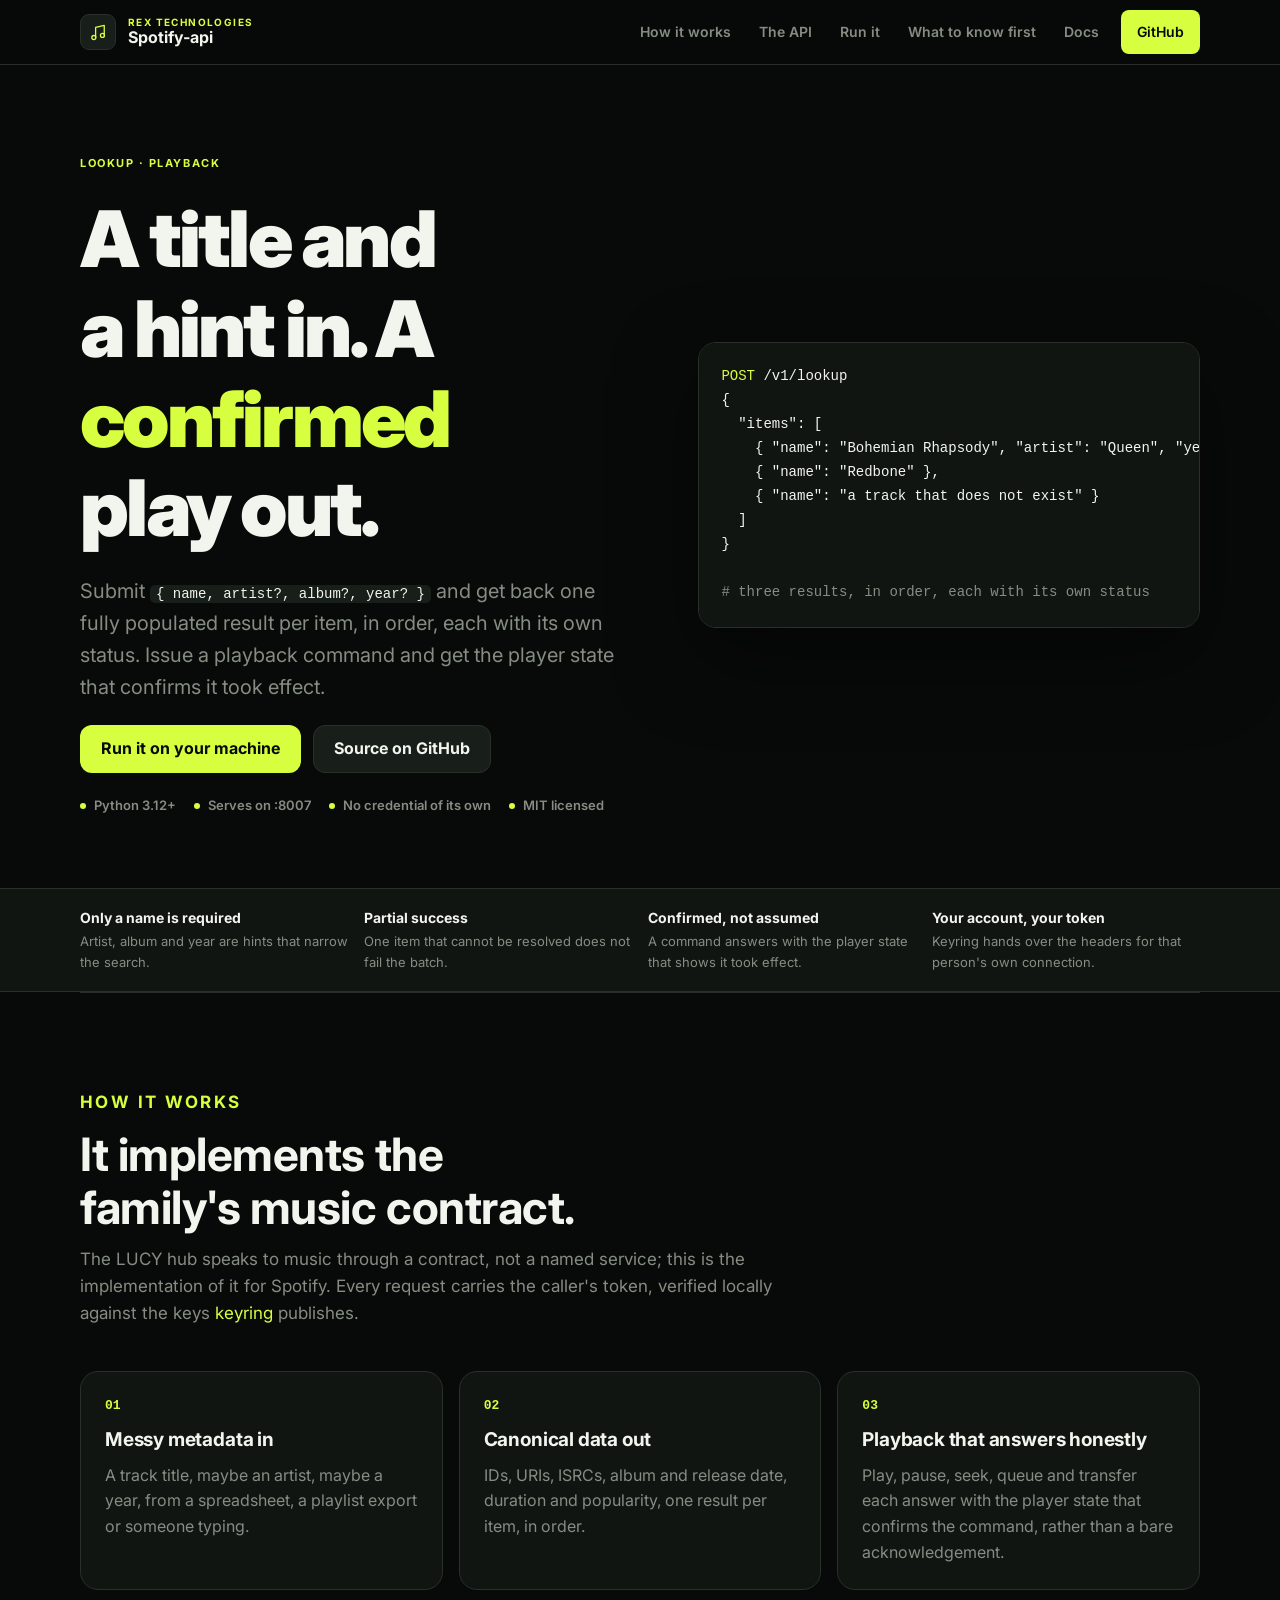
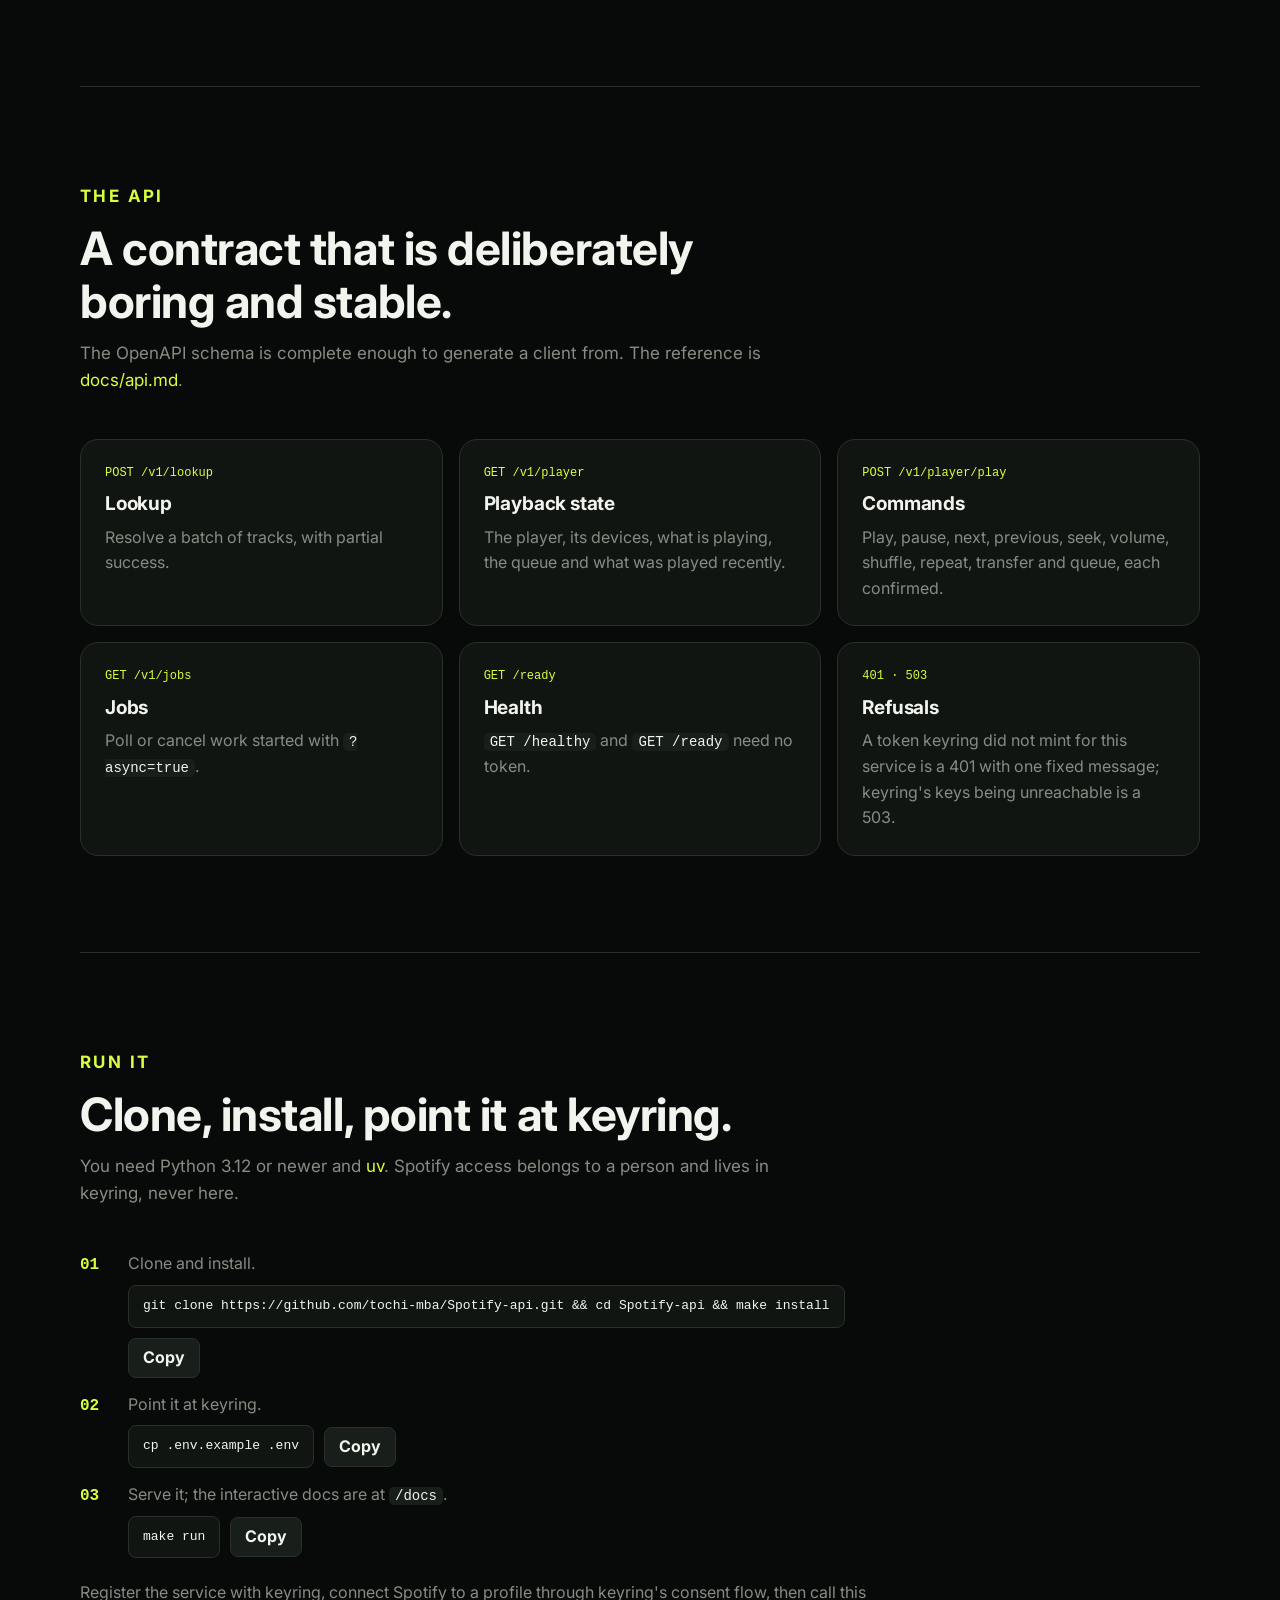
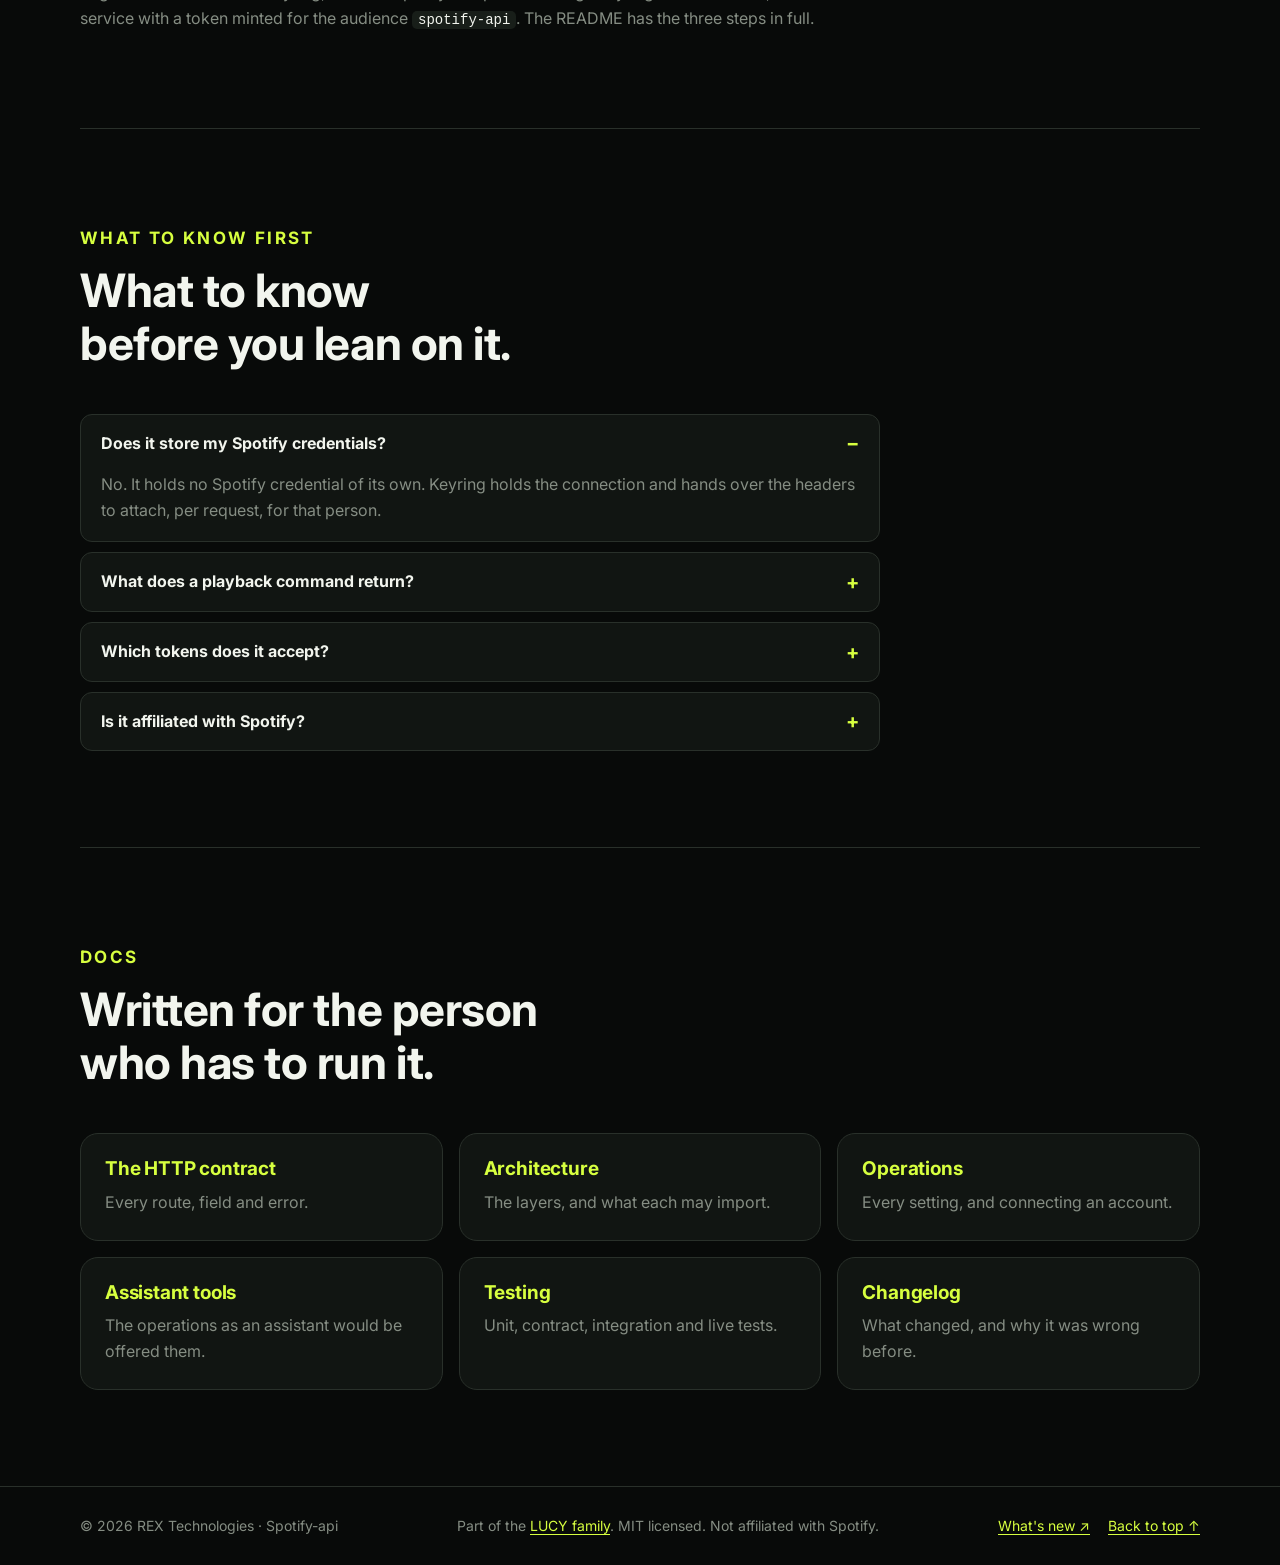
<file: site/index.html>
<!doctype html>
<html lang="en" class="no-js">
<head>
<meta charset="utf-8">
<meta name="viewport" content="width=device-width,initial-scale=1">
<meta name="description" content="Spotify-api resolves batches of loosely specified tracks against the Spotify Web API and controls playback with every command confirmed on the device. It holds no Spotify credential of its own. A REX Technologies product.">
<meta name="robots" content="index,follow">
<meta name="color-scheme" content="dark">
<meta name="theme-color" content="#080A09">
<meta property="og:title" content="Spotify-api — track lookup and playback, confirmed on the device — REX Technologies">
<meta property="og:description" content="Spotify-api resolves batches of loosely specified tracks against the Spotify Web API and controls playback with every command confirmed on the device. It holds no Spotify credential of its own. A REX Technologies product.">
<meta property="og:type" content="website">
<meta property="og:url" content="https://tochi-mba.github.io/Spotify-api/">
<meta name="twitter:card" content="summary">
<link rel="canonical" href="https://tochi-mba.github.io/Spotify-api/">
<link rel="icon" href="favicon.svg" type="image/svg+xml">
<link rel="preconnect" href="https://fonts.googleapis.com">
<link rel="preconnect" href="https://fonts.gstatic.com" crossorigin>
<link href="https://fonts.googleapis.com/css2?family=Inter:wght@400;600;700;900&display=swap" rel="stylesheet">
<link rel="stylesheet" href="styles.css">
<script>document.documentElement.classList.replace("no-js","js");</script>
<noscript><style>@media(max-width:760px){.site-nav{display:flex!important;position:static!important;flex-direction:column}.menu-button{display:none!important}}</style></noscript>
<title>Spotify-api — track lookup and playback, confirmed on the device — REX Technologies</title>
</head>
<body>
<a class="skip-link" href="#main">Skip to content</a>
<div class="ambient ambient-one" aria-hidden="true"></div>
<div class="ambient ambient-two" aria-hidden="true"></div>

<header class="site-header">
  <div class="container nav-wrap">
    <a class="brand" href="#top" aria-label="Spotify-api, by REX Technologies">
      <span class="brand-mark" aria-hidden="true"><svg viewBox="0 0 32 32"><path d="M12 23V9l12-3v14"/><circle cx="9.5" cy="23" r="2.8"/><circle cx="21.5" cy="20" r="2.8"/></svg></span>
      <span class="brand-lockup"><span class="brand-company">REX Technologies</span><span class="brand-name">Spotify-api</span></span>
    </a>
    <button class="menu-button" type="button" aria-expanded="false" aria-controls="site-nav"><span class="sr-only">Toggle navigation</span><span></span><span></span></button>
    <nav id="site-nav" class="site-nav" aria-label="Primary navigation">
      <a href="#how">How it works</a>
      <a href="#api">The API</a>
      <a href="#install">Run it</a>
      <a href="#limits">What to know first</a>
      <a href="#docs">Docs</a>
      <a class="nav-github" href="https://github.com/tochi-mba/Spotify-api">GitHub</a>
    </nav>
  </div>
</header>

<main id="main">
  <section class="hero container" id="top">
    <div class="hero-copy">
      <p class="eyebrow signal">Lookup · playback</p>
      <h1>A title and a hint in. A <span>confirmed</span> play out.</h1>
      <p class="hero-lede">Submit <code>{ name, artist?, album?, year? }</code> and get back one fully populated result per item, in order, each with its own status. Issue a playback command and get the player state that confirms it took effect.</p>
      <div class="hero-actions">
        <a class="button button-primary" href="#install">Run it on your machine</a>
        <a class="button button-secondary" href="https://github.com/tochi-mba/Spotify-api">Source on GitHub</a>
      </div>
      <div class="hero-meta">
        <span>Python 3.12+</span>
        <span>Serves on :8007</span>
        <span>No credential of its own</span>
        <span>MIT licensed</span>
      </div>
    </div>
    <pre class="console" aria-label="A lookup request"><code><span class="k">POST</span> /v1/lookup
{
  "items": [
    { "name": "Bohemian Rhapsody", "artist": "Queen", "year": 1975 },
    { "name": "Redbone" },
    { "name": "a track that does not exist" }
  ]
}

<span class="you"># three results, in order, each with its own status</span></code></pre>
  </section>

  <section class="trust-strip">
    <div class="container trust-grid">
      <div><strong>Only a name is required</strong><span>Artist, album and year are hints that narrow the search.</span></div>
      <div><strong>Partial success</strong><span>One item that cannot be resolved does not fail the batch.</span></div>
      <div><strong>Confirmed, not assumed</strong><span>A command answers with the player state that shows it took effect.</span></div>
      <div><strong>Your account, your token</strong><span>Keyring hands over the headers for that person&#x27;s own connection.</span></div>
    </div>
  </section>

  <section class="section container" id="how">
    <div class="section-heading">
      <p class="eyebrow signal">How it works</p>
      <h2>It implements the family's music contract.</h2>
      <p>The LUCY hub speaks to music through a contract, not a named service; this is the implementation of it for Spotify. Every request carries the caller's token, verified locally against the keys <a href="https://tochi-mba.github.io/Keyring-api/">keyring</a> publishes.</p>
    </div>
    <div class="steps">
      <div class="step">
        <span class="step-number">01</span>
        <h3>Messy metadata in</h3>
        <p>A track title, maybe an artist, maybe a year, from a spreadsheet, a playlist export or someone typing.</p>
      </div>
      <div class="step">
        <span class="step-number">02</span>
        <h3>Canonical data out</h3>
        <p>IDs, URIs, ISRCs, album and release date, duration and popularity, one result per item, in order.</p>
      </div>
      <div class="step">
        <span class="step-number">03</span>
        <h3>Playback that answers honestly</h3>
        <p>Play, pause, seek, queue and transfer each answer with the player state that confirms the command, rather than a bare acknowledgement.</p>
      </div>
    </div>
  </section>

  <section class="section container" id="api">
    <div class="section-heading">
      <p class="eyebrow signal">The API</p>
      <h2>A contract that is deliberately boring and stable.</h2>
      <p>The OpenAPI schema is complete enough to generate a client from. The reference is <a href="https://github.com/tochi-mba/Spotify-api/blob/main/docs/api.md">docs/api.md</a>.</p>
    </div>
    <div class="feature-grid">
      <div class="feature-card"><span class="meta">POST /v1/lookup</span><h3>Lookup</h3><p>Resolve a batch of tracks, with partial success.</p></div>
      <div class="feature-card"><span class="meta">GET /v1/player</span><h3>Playback state</h3><p>The player, its devices, what is playing, the queue and what was played recently.</p></div>
      <div class="feature-card"><span class="meta">POST /v1/player/play</span><h3>Commands</h3><p>Play, pause, next, previous, seek, volume, shuffle, repeat, transfer and queue, each confirmed.</p></div>
      <div class="feature-card"><span class="meta">GET /v1/jobs</span><h3>Jobs</h3><p>Poll or cancel work started with <code>?async=true</code>.</p></div>
      <div class="feature-card"><span class="meta">GET /ready</span><h3>Health</h3><p><code>GET /healthy</code> and <code>GET /ready</code> need no token.</p></div>
      <div class="feature-card"><span class="meta">401 · 503</span><h3>Refusals</h3><p>A token keyring did not mint for this service is a 401 with one fixed message; keyring's keys being unreachable is a 503.</p></div>
    </div>
  </section>

  <section class="section container" id="install">
    <div class="section-heading">
      <p class="eyebrow signal">Run it</p>
      <h2>Clone, install, point it at keyring.</h2>
      <p>You need Python 3.12 or newer and <a href="https://docs.astral.sh/uv/">uv</a>. Spotify access belongs to a person and lives in keyring, never here.</p>
    </div>
    <ol class="install-steps">
      <li>Clone and install.
        <div class="command-row"><code>git clone https://github.com/tochi-mba/Spotify-api.git &amp;&amp; cd Spotify-api &amp;&amp; make install</code><button class="copy-button" type="button" data-copy="git clone https://github.com/tochi-mba/Spotify-api.git &amp;&amp; cd Spotify-api &amp;&amp; make install">Copy</button></div>
      </li>
      <li>Point it at keyring.
        <div class="command-row"><code>cp .env.example .env</code><button class="copy-button" type="button" data-copy="cp .env.example .env">Copy</button></div>
      </li>
      <li>Serve it; the interactive docs are at <code>/docs</code>.
        <div class="command-row"><code>make run</code><button class="copy-button" type="button" data-copy="make run">Copy</button></div>
      </li>
    </ol>
    <p class="install-note">Register the service with keyring, connect Spotify to a profile through keyring's consent flow, then call this service with a token minted for the audience <code>spotify-api</code>. The README has the three steps in full.</p>
    <p id="copy-status" class="sr-only" aria-live="polite"></p>
  </section>

  <section class="section container" id="limits">
    <div class="section-heading">
      <p class="eyebrow signal">What to know first</p>
      <h2>What to know before you lean on it.</h2>
    </div>
    <div class="faq">
      <details open>
        <summary>Does it store my Spotify credentials?</summary>
        <p>No. It holds no Spotify credential of its own. Keyring holds the connection and hands over the headers to attach, per request, for that person.</p>
      </details>
      <details>
        <summary>What does a playback command return?</summary>
        <p>The player state that confirms the command took effect. A command whose effect cannot be confirmed says so, rather than reporting success.</p>
      </details>
      <details>
        <summary>Which tokens does it accept?</summary>
        <p>Only one keyring minted for this service: RS256, with the issuer and the audience pinned and the expiry checked, before any work starts.</p>
      </details>
      <details>
        <summary>Is it affiliated with Spotify?</summary>
        <p>No. It is independent software that uses the Spotify Web API, and is not affiliated with or endorsed by Spotify.</p>
      </details>
    </div>
  </section>

  <section class="section container" id="docs">
    <div class="section-heading">
      <p class="eyebrow signal">Docs</p>
      <h2>Written for the person who has to run it.</h2>
    </div>
    <div class="feature-grid">
      <a class="feature-card link" href="https://github.com/tochi-mba/Spotify-api/blob/main/docs/api.md"><h3>The HTTP contract</h3><p>Every route, field and error.</p></a>
      <a class="feature-card link" href="https://github.com/tochi-mba/Spotify-api/blob/main/docs/architecture.md"><h3>Architecture</h3><p>The layers, and what each may import.</p></a>
      <a class="feature-card link" href="https://github.com/tochi-mba/Spotify-api/blob/main/docs/operations.md"><h3>Operations</h3><p>Every setting, and connecting an account.</p></a>
      <a class="feature-card link" href="https://github.com/tochi-mba/Spotify-api/blob/main/docs/mcp.md"><h3>Assistant tools</h3><p>The operations as an assistant would be offered them.</p></a>
      <a class="feature-card link" href="https://github.com/tochi-mba/Spotify-api/blob/main/docs/testing.md"><h3>Testing</h3><p>Unit, contract, integration and live tests.</p></a>
      <a class="feature-card link" href="https://github.com/tochi-mba/Spotify-api/blob/main/CHANGELOG.md"><h3>Changelog</h3><p>What changed, and why it was wrong before.</p></a>
    </div>
  </section>
</main>

<footer class="site-footer">
  <div class="container footer-wrap">
    <span>© <span id="year">2026</span> REX Technologies · Spotify-api</span>
    <span>Part of the <a href="https://tochi-mba.github.io/LUCY-assistant/">LUCY family</a>. MIT licensed. Not affiliated with Spotify.</span>
    <span class="footer-links">
      <a href="https://github.com/tochi-mba/Spotify-api/blob/main/CHANGELOG.md">What's new <span aria-hidden="true">↗</span></a>
      <a href="#top">Back to top <span aria-hidden="true">↑</span></a>
    </span>
  </div>
</footer>
<script src="app.js" defer></script>
</body>
</html>
</file>
<file: site/styles.css>
/* Spotify-api — REX Technologies. The ink/signal palette shared across REX products; dark by design. */

:root{
  --ink:#080A09;
  --panel:#111512;
  --raised:#181E19;
  --line:#29302A;
  --text:#F2F5EE;
  --muted:#858D83;
  --signal:#D7FF3F;
  --live:#FF774D;
  --signal-wash:rgba(215,255,63,.10);
  --radius-s:8px;
  --radius-m:12px;
  --radius-l:18px;
  --gutter:clamp(16px,4vw,32px);
  --page:1120px;
  --section:clamp(56px,8vw,96px);
  --font:Inter,"Segoe UI",system-ui,-apple-system,"Helvetica Neue",Arial,sans-serif;
  --mono:"Cascadia Mono","SF Mono",Consolas,ui-monospace,Menlo,monospace;
  color-scheme:dark;
}

*,*::before,*::after{box-sizing:border-box}
html{background:var(--ink);scroll-behavior:smooth;-webkit-text-size-adjust:100%;overflow-x:hidden}
body{margin:0;background:var(--ink);color:var(--text);font-family:var(--font);font-size:16px;line-height:1.6;-webkit-font-smoothing:antialiased;overflow-x:hidden}
a{color:var(--signal);text-decoration:none}
a:hover{text-decoration:underline}
button{font:inherit}
svg{display:block}
code,kbd,pre{font-family:var(--mono)}
:focus-visible{outline:2px solid var(--signal);outline-offset:3px;border-radius:4px}

.container{width:min(var(--page),100% - 2 * var(--gutter));margin-inline:auto}
.section{padding:var(--section) 0;border-top:1px solid var(--line)}
.sr-only{position:absolute;width:1px;height:1px;padding:0;margin:-1px;overflow:hidden;clip:rect(0,0,0,0);white-space:nowrap;border:0}
.skip-link{position:absolute;left:12px;top:-60px;background:var(--signal);color:var(--ink);padding:10px 14px;border-radius:var(--radius-s);font-weight:700;z-index:100}
.skip-link:focus{top:12px}

h1,h2,h3{margin:0;line-height:1.15;font-weight:700;letter-spacing:-.01em}
h1,h2{text-wrap:balance}
h1{font-size:clamp(40px,6.4vw,78px);letter-spacing:-.035em;font-weight:900}
h1 span{color:var(--signal)}
h2{font-size:clamp(28px,4.2vw,46px)}
h3{font-size:19px}
p{margin:0}
strong{font-weight:700;color:var(--text)}
code{color:var(--text);background:var(--raised);padding:1px 6px;border-radius:5px;font-size:14px}
pre code{padding:0;background:none}

.eyebrow{font-size:11px;font-weight:700;letter-spacing:.14em;text-transform:uppercase;color:var(--muted);display:flex;align-items:center;gap:9px}
.eyebrow.signal{color:var(--signal)}

.ambient{position:fixed;border-radius:50%;filter:blur(90px);pointer-events:none;opacity:.14;z-index:-2}
.ambient-one{width:520px;height:520px;background:var(--signal);top:90px;right:-230px}
.ambient-two{width:420px;height:420px;background:var(--live);top:620px;left:-250px}

/* Header */
.site-header{position:sticky;top:0;z-index:50;background:rgba(8,10,9,.86);backdrop-filter:blur(12px);-webkit-backdrop-filter:blur(12px);border-bottom:1px solid var(--line)}
.nav-wrap{min-height:64px;display:flex;align-items:center;gap:12px}
.brand{display:flex;align-items:center;gap:12px;color:var(--text);min-height:44px}
.brand:hover{text-decoration:none}
.brand-mark{width:36px;height:36px;border-radius:9px;display:grid;place-items:center;background:var(--raised);border:1px solid var(--line)}
.brand-mark svg{width:23px;fill:none;stroke:var(--signal);stroke-width:1.8;stroke-linecap:round;stroke-linejoin:round}
.brand-lockup{display:flex;flex-direction:column;gap:1px;line-height:1.08}
.brand-company{font-size:10px;font-weight:700;letter-spacing:.14em;text-transform:uppercase;color:var(--signal)}
.brand-name{font-size:16px;font-weight:700;color:var(--text)}
.site-nav{margin-left:auto;display:flex;align-items:center;gap:4px}
.site-nav a{color:var(--muted);font-size:14px;font-weight:600;white-space:nowrap;padding:10px 12px;border-radius:var(--radius-s);min-height:44px;display:inline-flex;align-items:center}
.site-nav a:hover{color:var(--text);text-decoration:none;background:var(--raised)}
.nav-github{color:var(--ink)!important;background:var(--signal)!important;margin-left:6px;padding-inline:16px!important}
.nav-github:hover{opacity:.9}
.menu-button{margin-left:auto;display:none;min-width:44px;min-height:44px;padding:0 12px;border:1px solid var(--line);border-radius:var(--radius-s);background:transparent;color:var(--text);cursor:pointer}
.menu-button span:not(.sr-only){display:block;width:16px;height:2px;background:currentColor;margin:5px auto}

/* Hero */
.hero{display:grid;grid-template-columns:1.05fr .95fr;gap:clamp(28px,5vw,64px);align-items:center;padding:clamp(48px,7vw,96px) 0 clamp(40px,6vw,72px)}
.hero-copy{display:flex;flex-direction:column;gap:22px}
.hero-lede{font-size:clamp(17px,1.6vw,20px);color:var(--muted);max-width:56ch}
.hero-actions{display:flex;flex-wrap:wrap;gap:12px}
.hero-meta{display:flex;flex-wrap:wrap;gap:8px 18px;color:var(--muted);font-size:13px;font-weight:600}
.hero-meta span::before{content:"";display:inline-block;width:6px;height:6px;border-radius:50%;background:var(--signal);margin-right:8px;vertical-align:middle}
.button{display:inline-flex;align-items:center;gap:8px;min-height:48px;padding:0 20px;border-radius:var(--radius-m);font-weight:700;border:1px solid transparent}
.button:hover{text-decoration:none}
.button-primary{background:var(--signal);color:var(--ink)}
.button-primary:hover{filter:brightness(1.05)}
.button-secondary{background:var(--raised);color:var(--text);border-color:var(--line)}
.button-secondary:hover{border-color:var(--muted)}

/* A window showing a conversation or a plan */
.console{margin:0;padding:22px;border-radius:var(--radius-l);background:var(--panel);border:1px solid var(--line);overflow:auto;font-size:13.5px;line-height:1.7;color:var(--text);box-shadow:0 30px 80px rgba(0,0,0,.5)}
.console .you{color:var(--muted)}
.console .k{color:var(--signal)}
.console .s{color:var(--live)}

/* Trust strip */
.trust-strip{border-top:1px solid var(--line);border-bottom:1px solid var(--line);background:var(--panel)}
.trust-grid{display:grid;grid-template-columns:repeat(4,1fr);gap:16px;padding:18px 0}
.trust-grid div{display:flex;flex-direction:column;gap:2px}
.trust-grid strong{font-size:14px}
.trust-grid span{font-size:13px;color:var(--muted)}

/* Sections */
.section-heading{display:flex;flex-direction:column;gap:12px;max-width:72ch;margin-bottom:clamp(28px,4vw,44px)}
.section-heading p{color:var(--muted);font-size:17px}
.steps{display:grid;grid-template-columns:repeat(3,1fr);gap:16px}
.step{background:var(--panel);border:1px solid var(--line);border-radius:var(--radius-l);padding:24px;display:flex;flex-direction:column;gap:12px}
.step p{color:var(--muted)}
.step-number{font-family:var(--mono);color:var(--signal);font-weight:700;font-size:13px}
.feature-grid{display:grid;grid-template-columns:repeat(3,1fr);gap:16px}
.feature-card{background:var(--panel);border:1px solid var(--line);border-radius:var(--radius-l);padding:24px;display:flex;flex-direction:column;gap:10px}
.feature-card p{color:var(--muted)}
.feature-card.link:hover{border-color:var(--muted);text-decoration:none}
.feature-card .meta{font-family:var(--mono);font-size:12px;color:var(--signal)}

/* Install */
.install-steps{margin:0;padding-left:0;list-style:none;counter-reset:step;display:grid;gap:14px;max-width:80ch}
.install-steps li{counter-increment:step;position:relative;padding-left:48px;color:var(--muted)}
.install-steps li::before{content:counter(step,decimal-leading-zero);position:absolute;left:0;top:2px;font-family:var(--mono);font-weight:700;color:var(--signal)}
.install-steps a{text-decoration:underline;text-underline-offset:3px}
.command-row{display:flex;flex-wrap:wrap;align-items:center;gap:10px;margin-top:8px}
.command-row code{padding:10px 14px;border-radius:var(--radius-s);border:1px solid var(--line);background:var(--panel);font-size:13px;overflow:auto;max-width:100%}
.copy-button{min-height:40px;padding:0 14px;border-radius:var(--radius-s);border:1px solid var(--line);background:var(--raised);color:var(--text);font-weight:700;cursor:pointer}
.copy-button:hover{border-color:var(--muted)}
.install-note{margin-top:22px;color:var(--muted);max-width:80ch}

/* FAQ */
.faq{display:grid;gap:10px;max-width:80ch}
.faq details{background:var(--panel);border:1px solid var(--line);border-radius:var(--radius-m);padding:0 20px}
.faq summary{cursor:pointer;padding:16px 0;font-weight:700;list-style:none;display:flex;justify-content:space-between;gap:16px;align-items:center}
.faq summary::-webkit-details-marker{display:none}
.faq summary::after{content:"+";color:var(--signal);font-weight:700;font-size:20px;line-height:1}
.faq details[open] summary::after{content:"−"}
.faq p{padding:0 0 18px;color:var(--muted)}

/* Footer */
.site-footer{border-top:1px solid var(--line);padding:28px 0;color:var(--muted);font-size:14px}
.footer-wrap{display:flex;flex-wrap:wrap;justify-content:space-between;gap:10px}
.site-footer a{text-decoration:underline;text-underline-offset:3px}
.footer-links{display:flex;flex-wrap:wrap;gap:18px}

/* 404 */
.not-found{padding:clamp(72px,14vh,140px) 0;max-width:720px}
.not-found h1{margin:14px 0 0;font-size:clamp(34px,5.6vw,60px)}
.not-found .hero-lede{margin-top:16px}
.not-found .hero-actions{margin-top:28px}

@media(prefers-reduced-motion:reduce){html{scroll-behavior:auto}*,*::before,*::after{transition:none!important;animation:none!important}}

/* Responsive */
@media(max-width:1000px){
  .hero{grid-template-columns:1fr}
  .steps,.feature-grid{grid-template-columns:repeat(2,1fr)}
  .trust-grid{grid-template-columns:repeat(2,1fr)}
}
@media(max-width:760px){
  .menu-button{display:block}
  .site-nav{display:none;position:absolute;left:0;right:0;top:100%;flex-direction:column;align-items:stretch;padding:10px var(--gutter) 16px;background:var(--ink);border-bottom:1px solid var(--line)}
  .site-nav.open{display:flex}
  .site-nav a{min-height:46px}
  .nav-github{margin-left:0;justify-content:center}
  .brand-name{font-size:14px}
  .steps,.feature-grid{grid-template-columns:1fr}
}
@media(max-width:420px){
  .trust-grid{grid-template-columns:1fr}
}
</file>
